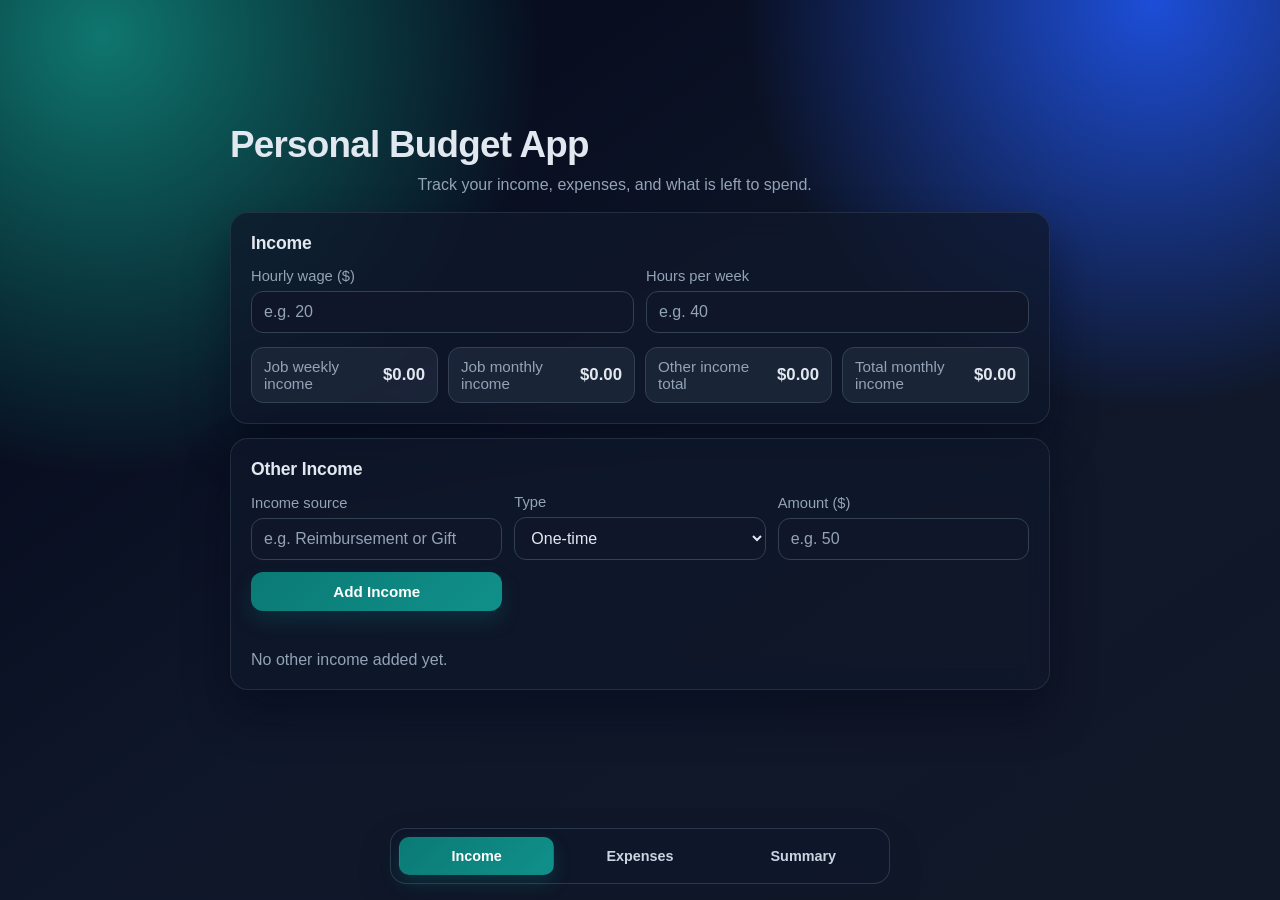
<file: index.html>
<!DOCTYPE html>
<html lang="en">
  <head>
    <meta charset="UTF-8" />
    <meta name="viewport" content="width=device-width, initial-scale=1.0, viewport-fit=cover" />
    <meta name="color-scheme" content="dark" />
    <meta name="theme-color" media="(prefers-color-scheme: dark)" content="#0f172a" />
    <meta name="theme-color" media="(prefers-color-scheme: light)" content="#0f172a" />
    <meta name="apple-mobile-web-app-capable" content="yes" />
    <meta name="apple-mobile-web-app-status-bar-style" content="black-translucent" />
    <meta name="apple-mobile-web-app-title" content="Budget" />
    <title>Personal Budget App</title>
    <link rel="manifest" href="manifest.json" />
    <link rel="icon" href="icon.svg" type="image/svg+xml" />
    <link rel="apple-touch-icon" href="icon.svg" />
    <link rel="stylesheet" href="styles.css?v=20260419a" />
  </head>
  <body data-theme="dark">
    <main class="app">
      <header class="app-header">
        <div class="header-top">
          <h1>Personal Budget App</h1>
        </div>
        <p class="subtitle">Track your income, expenses, and what is left to spend.</p>
      </header>

      <div class="view-stack">
        <section class="view is-active" data-page="income" aria-labelledby="income-heading">
          <section class="card">
            <h2 id="income-heading">Income</h2>
            <div class="input-grid">
              <label class="field">
                <span>Hourly wage ($)</span>
                <input id="hourlyWage" type="number" min="0" step="0.01" inputmode="decimal" placeholder="e.g. 20" />
              </label>
              <label class="field">
                <span>Hours per week</span>
                <input id="hoursPerWeek" type="number" min="0" step="0.1" inputmode="decimal" placeholder="e.g. 40" />
              </label>
            </div>
            <div class="income-metrics">
              <p class="metric">
                <span>Job weekly income</span>
                <strong id="weeklyIncome">$0.00</strong>
              </p>
              <p class="metric">
                <span>Job monthly income</span>
                <strong id="monthlyIncome">$0.00</strong>
              </p>
              <p class="metric">
                <span>Other income total</span>
                <strong id="otherIncomeTotal">$0.00</strong>
              </p>
              <p class="metric">
                <span>Total monthly income</span>
                <strong id="totalMonthlyIncome">$0.00</strong>
              </p>
            </div>
          </section>

          <section class="card">
            <h2>Other Income</h2>
            <form id="otherIncomeForm" class="input-grid" novalidate>
              <label class="field">
                <span>Income source</span>
                <input id="otherIncomeName" type="text" placeholder="e.g. Reimbursement or Gift" />
              </label>
              <label class="field">
                <span>Type</span>
                <select id="otherIncomeFrequency">
                  <option value="one-time">One-time</option>
                  <option value="recurring">Monthly recurring</option>
                </select>
              </label>
              <label class="field">
                <span>Amount ($)</span>
                <input id="otherIncomeAmount" type="number" min="0" step="0.01" inputmode="decimal" placeholder="e.g. 50" />
              </label>
              <button type="submit" class="primary">Add Income</button>
            </form>
            <p id="otherIncomeError" class="error" aria-live="polite"></p>
            <ul id="otherIncomeList" class="expense-list"></ul>
            <p id="otherIncomeEmpty" class="empty">No other income added yet.</p>
          </section>
        </section>

        <section class="view" data-page="expenses" aria-labelledby="expense-heading">
          <section class="card">
            <h2 id="expense-heading">Add Expense</h2>
            <form id="expenseForm" class="input-grid" novalidate>
              <label class="field">
                <span>Expense name</span>
                <input id="expenseName" type="text" placeholder="e.g. Rent" />
              </label>
              <label class="field">
                <span>Category</span>
                <input
                  id="expenseCategory"
                  type="text"
                  list="categorySuggestions"
                  placeholder="e.g. Housing, Food, Transport"
                />
              </label>
              <label class="field">
                <span>Amount ($)</span>
                <input id="expenseAmount" type="number" min="0" step="0.01" inputmode="decimal" placeholder="e.g. 1200" />
              </label>
              <button type="submit" class="primary">Add Expense</button>
            </form>
            <datalist id="categorySuggestions"></datalist>
            <p id="errorMessage" class="error" aria-live="polite"></p>
          </section>

          <section class="card" aria-labelledby="templates-heading">
            <h2 id="templates-heading">Quick Templates</h2>
            <div class="template-grid" id="expenseTemplates">
              <button class="template-btn" type="button" data-name="Rent" data-category="Housing">Rent</button>
              <button class="template-btn" type="button" data-name="Groceries" data-category="Food">Groceries</button>
              <button class="template-btn" type="button" data-name="Gas" data-category="Transport">Gas</button>
              <button class="template-btn" type="button" data-name="Phone Bill" data-category="Utilities">Phone Bill</button>
            </div>
          </section>

          <section class="card" aria-labelledby="list-heading">
            <h2 id="list-heading">Expense List</h2>
            <div class="filter-grid">
              <label class="field">
                <span>Search expenses</span>
                <input id="expenseSearch" type="text" placeholder="Search by name" />
              </label>
              <label class="field">
                <span>Filter by category</span>
                <select id="expenseCategoryFilter">
                  <option value="all">All categories</option>
                </select>
              </label>
            </div>
            <ul id="expenseList" class="expense-list"></ul>
            <p id="emptyState" class="empty">No expenses added yet.</p>
          </section>
        </section>

        <section class="view" data-page="summary" aria-labelledby="summary-heading">
          <section class="card">
            <h2 id="summary-heading">Summary</h2>
            <label class="field">
              <span>Current bank balance ($)</span>
              <input id="bankBalance" type="number" min="0" step="0.01" inputmode="decimal" placeholder="e.g. 1500" />
            </label>
            <label class="field">
              <span>Savings goal ($) <small>(optional)</small></span>
              <input id="savingsGoal" type="number" min="0" step="0.01" inputmode="decimal" placeholder="e.g. 300" />
            </label>
            <div class="summary-hero-grid">
              <p class="summary-hero">
                <span>Estimated end-of-month balance</span>
                <strong id="estimatedBalance">$0.00</strong>
              </p>
              <p class="summary-hero">
                <span>Safe to spend (after savings)</span>
                <strong id="safeToSpend">$0.00</strong>
              </p>
            </div>
            <div class="summary-grid">
              <p class="summary-row"><span>Total spent</span><strong id="totalSpent">$0.00</strong></p>
              <p class="summary-row"><span>Remaining money</span><strong id="remainingMoney">$0.00</strong></p>
            </div>
          </section>

          <section class="card" aria-labelledby="chart-heading">
            <h2 id="chart-heading">Spending by Category</h2>
            <div class="chart-wrap">
              <canvas id="expenseChart" width="240" height="240" aria-label="Expense category pie chart"></canvas>
              <p id="chartEmpty" class="empty">Add categorized expenses to see your chart.</p>
              <ul id="chartLegend" class="chart-legend"></ul>
            </div>
          </section>

          <section class="card" aria-labelledby="history-heading">
            <h2 id="history-heading">Recent Monthly History</h2>
            <label class="field">
              <span>Choose month</span>
              <select id="historyMonthSelect"></select>
            </label>
            <p class="summary-row"><span>Selected month total</span><strong id="historyTotal">$0.00</strong></p>
            <ul id="historyList" class="expense-list"></ul>
            <p id="historyEmpty" class="empty">No expenses found for this month.</p>
          </section>

          <section class="card" aria-labelledby="goals-heading">
            <h2 id="goals-heading">Goals Dashboard</h2>
            <form id="goalForm" class="input-grid" novalidate>
              <label class="field">
                <span>Goal name</span>
                <input id="goalName" type="text" placeholder="e.g. Emergency Fund" />
              </label>
              <label class="field">
                <span>Target amount ($)</span>
                <input id="goalTarget" type="number" min="0" step="0.01" inputmode="decimal" placeholder="e.g. 2000" />
              </label>
              <label class="field">
                <span>Current saved ($)</span>
                <input id="goalCurrent" type="number" min="0" step="0.01" inputmode="decimal" placeholder="e.g. 400" />
              </label>
              <button type="submit" class="primary">Add Goal</button>
            </form>
            <p id="goalError" class="error" aria-live="polite"></p>
            <ul id="goalList" class="goal-list"></ul>
            <p id="goalEmpty" class="empty">No goals added yet.</p>
          </section>
        </section>
      </div>
    </main>

    <div id="editExpenseModal" class="modal-overlay" aria-hidden="true" hidden>
      <div class="modal-card" role="dialog" aria-modal="true" aria-labelledby="editExpenseTitle">
        <h2 id="editExpenseTitle">Edit Expense</h2>
        <form id="editExpenseForm" class="input-grid" novalidate>
          <label class="field">
            <span>Expense name</span>
            <input id="editExpenseName" type="text" />
          </label>
          <label class="field">
            <span>Category</span>
            <input id="editExpenseCategory" type="text" />
          </label>
          <label class="field">
            <span>Amount ($)</span>
            <input id="editExpenseAmount" type="number" min="0" step="0.01" inputmode="decimal" />
          </label>
          <div class="modal-actions">
            <button type="button" id="cancelEditExpense">Cancel</button>
            <button type="submit" class="primary">Save Changes</button>
          </div>
        </form>
        <p id="editExpenseError" class="error" aria-live="polite"></p>
      </div>
    </div>

    <nav class="bottom-nav" aria-label="Main navigation">
      <button class="tab-btn is-active" type="button" data-tab="income" aria-current="page">Income</button>
      <button class="tab-btn" type="button" data-tab="expenses">Expenses</button>
      <button class="tab-btn" type="button" data-tab="summary">Summary</button>
    </nav>

    <script src="script.js?v=20260419a"></script>
  </body>
</html>
</file>
<file: styles.css>
:root {
  color-scheme: dark;
  --text: #0f172a;
  --muted: #475569;
  --card-bg: rgba(255, 255, 255, 0.8);
  --card-border: rgba(255, 255, 255, 0.62);
  --line: #e2e8f0;
  --primary: #0b7a75;
  --primary-hover: #085f5b;
  --danger: #be123c;
  --danger-soft: #ffe4e6;
  --shadow: 0 22px 45px rgba(15, 23, 42, 0.12);
  --bg-grad-a: #c7f9e5;
  --bg-grad-b: #cfe8ff;
  --bg-main-a: #f4f7ff;
  --bg-main-b: #eef7f5;
  --bg-main-c: #f9fafc;
  --surface: rgba(255, 255, 255, 0.82);
  --surface-soft: rgba(255, 255, 255, 0.75);
  --surface-strong: rgba(255, 255, 255, 0.9);
  --subtitle: #64748b;
  --row-text: #334155;
  --nav-bg: rgba(255, 255, 255, 0.86);
  --nav-border: rgba(255, 255, 255, 0.7);
  --tab-text: #334155;
}

body[data-theme="dark"] {
  --text: #e2e8f0;
  --muted: #94a3b8;
  --card-bg: rgba(15, 23, 42, 0.74);
  --card-border: rgba(51, 65, 85, 0.55);
  --line: #334155;
  --danger: #fb7185;
  --danger-soft: rgba(190, 24, 93, 0.24);
  --shadow: 0 24px 45px rgba(2, 6, 23, 0.45);
  --bg-grad-a: #0f766e;
  --bg-grad-b: #1d4ed8;
  --bg-main-a: #020617;
  --bg-main-b: #0f172a;
  --bg-main-c: #111827;
  --surface: rgba(15, 23, 42, 0.82);
  --surface-soft: rgba(30, 41, 59, 0.8);
  --surface-strong: rgba(15, 23, 42, 0.95);
  --subtitle: #94a3b8;
  --row-text: #cbd5e1;
  --nav-bg: rgba(15, 23, 42, 0.9);
  --nav-border: rgba(51, 65, 85, 0.8);
  --tab-text: #cbd5e1;
}

* {
  box-sizing: border-box;
}

html {
  background-color: #020617;
  background:
    radial-gradient(circle at 8% 4%, #0f766e 0%, transparent 30%),
    radial-gradient(circle at 90% 0%, #1d4ed8 0%, transparent 28%),
    linear-gradient(145deg, #020617 0%, #0f172a 52%, #111827 100%);
}

body[data-theme="dark"],
html,
body {
  background-color: #020617;
}

body {
  margin: 0;
  min-height: 100svh;
  padding:
    calc(26px + env(safe-area-inset-top))
    26px
    calc(26px + env(safe-area-inset-bottom))
    26px;
  color: var(--text);
  font-family: "Avenir Next", "Segoe UI", "Helvetica Neue", Helvetica, Arial, sans-serif;
  background:
    radial-gradient(circle at 8% 4%, var(--bg-grad-a) 0%, transparent 30%),
    radial-gradient(circle at 90% 0%, var(--bg-grad-b) 0%, transparent 28%),
    linear-gradient(145deg, var(--bg-main-a) 0%, var(--bg-main-b) 52%, var(--bg-main-c) 100%);
  display: grid;
  place-items: center;
}

.app {
  width: min(820px, 100%);
  padding-bottom: calc(92px + env(safe-area-inset-bottom));
}

.app-header {
  text-align: left;
  padding: 6px 0 2px;
}

.header-top {
  display: flex;
  justify-content: flex-start;
  gap: 12px;
  align-items: center;
}

h1 {
  margin: 0;
  font-size: clamp(1.8rem, 3vw, 2.3rem);
  letter-spacing: -0.02em;
}

.subtitle {
  margin: 10px auto 16px;
  max-width: 50ch;
  color: var(--subtitle);
  font-size: 1rem;
}

.view-stack {
  position: relative;
}

.view {
  display: none;
  gap: 14px;
}

.view.is-active {
  display: grid;
  animation: fade-slide-in 0.25s ease;
}

@keyframes fade-slide-in {
  from {
    opacity: 0;
    transform: translateY(10px);
  }
  to {
    opacity: 1;
    transform: translateY(0);
  }
}

.card {
  background: var(--card-bg);
  border: 1px solid var(--card-border);
  border-radius: 18px;
  box-shadow: var(--shadow);
  backdrop-filter: blur(12px);
  -webkit-backdrop-filter: blur(12px);
  padding: 20px;
}

.card h2 {
  margin: 0 0 14px;
  font-size: 1.1rem;
  letter-spacing: -0.01em;
}

.input-grid {
  display: grid;
  grid-template-columns: repeat(auto-fit, minmax(190px, 1fr));
  gap: 12px;
  align-items: end;
}

.field {
  display: grid;
  gap: 7px;
  font-size: 0.92rem;
  color: var(--muted);
}

.field small {
  color: #64748b;
}

input {
  width: 100%;
  border: 1px solid var(--line);
  border-radius: 12px;
  padding: 11px 12px;
  background: var(--surface-strong);
  color: var(--text);
  font-size: 1rem;
  transition: border-color 0.18s ease, box-shadow 0.18s ease, transform 0.18s ease;
}

select {
  width: 100%;
  border: 1px solid var(--line);
  border-radius: 12px;
  padding: 11px 12px;
  background: var(--surface-strong);
  color: var(--text);
  font-size: 1rem;
  transition: border-color 0.18s ease, box-shadow 0.18s ease, transform 0.18s ease;
}

input::placeholder {
  color: var(--subtitle);
}

input:focus {
  outline: none;
  border-color: var(--primary);
  box-shadow: 0 0 0 4px rgba(11, 122, 117, 0.12);
  transform: translateY(-1px);
}

select:focus {
  outline: none;
  border-color: var(--primary);
  box-shadow: 0 0 0 4px rgba(11, 122, 117, 0.12);
  transform: translateY(-1px);
}

button {
  border: none;
  border-radius: 12px;
  cursor: pointer;
  font-size: 0.95rem;
  font-weight: 600;
  padding: 11px 14px;
  transition: transform 0.16s ease, box-shadow 0.16s ease, filter 0.16s ease;
}

button:hover {
  transform: translateY(-1px);
}

button:active {
  transform: translateY(0);
}

button.primary {
  background: linear-gradient(135deg, #0b7a75 0%, #10908a 100%);
  color: #ffffff;
  box-shadow: 0 10px 20px rgba(11, 122, 117, 0.22);
}

button.primary:hover {
  filter: brightness(0.98);
}

.income-metrics {
  margin-top: 14px;
  display: grid;
  grid-template-columns: repeat(auto-fit, minmax(180px, 1fr));
  gap: 10px;
}

.metric {
  margin: 0;
  padding: 10px 12px;
  border-radius: 12px;
  background: var(--surface-soft);
  border: 1px solid var(--line);
  display: flex;
  justify-content: space-between;
  align-items: center;
  gap: 12px;
  font-size: 0.95rem;
  color: var(--muted);
}

.metric strong {
  color: var(--text);
  font-size: 1.05rem;
}

.error {
  margin: 10px 0 0;
  min-height: 1.2rem;
  color: var(--danger);
  font-size: 0.92rem;
}

.expense-list {
  margin: 0;
  padding: 0;
  list-style: none;
  display: grid;
  gap: 9px;
}

.expense-item {
  display: flex;
  align-items: center;
  justify-content: space-between;
  gap: 14px;
  border: 1px solid var(--line);
  border-radius: 12px;
  padding: 11px 12px;
  background: var(--surface);
}

.expense-info {
  display: flex;
  gap: 10px;
  flex-wrap: wrap;
  align-items: center;
  color: var(--row-text);
}

.expense-text {
  display: grid;
  gap: 4px;
}

.expense-name {
  font-weight: 600;
}

.expense-category {
  display: inline-block;
  width: fit-content;
  font-size: 0.78rem;
  border: 1px solid var(--line);
  border-radius: 999px;
  padding: 3px 8px;
  color: var(--muted);
  background: var(--surface-soft);
}

.expense-amount {
  font-weight: 700;
  color: var(--text);
}

.delete-btn {
  background: var(--danger-soft);
  color: #9f1239;
  font-weight: 600;
}

.delete-btn:hover {
  background: #fecdd3;
}

.edit-btn {
  background: var(--surface-soft);
  color: var(--text);
  border: 1px solid var(--line);
}

.expense-actions {
  display: inline-flex;
  gap: 8px;
}

.empty {
  margin: 10px 0 0;
  color: var(--subtitle);
}

.summary-grid {
  margin-top: 12px;
  display: grid;
  gap: 8px;
}

.summary-hero-grid {
  margin-top: 12px;
  display: grid;
  grid-template-columns: repeat(auto-fit, minmax(220px, 1fr));
  gap: 10px;
}

.summary-hero {
  margin: 0;
  padding: 14px 14px;
  border-radius: 14px;
  background: linear-gradient(135deg, rgba(16, 185, 129, 0.2) 0%, rgba(37, 99, 235, 0.2) 100%);
  border: 1px solid rgba(16, 185, 129, 0.45);
  box-shadow: 0 12px 28px rgba(2, 6, 23, 0.28), 0 0 0 1px rgba(16, 185, 129, 0.2) inset;
  display: grid;
  gap: 8px;
  color: #c7d2fe;
}

.summary-hero span {
  color: inherit;
  font-size: 0.9rem;
  letter-spacing: 0.01em;
}

.summary-hero strong {
  color: #ffffff;
  font-size: clamp(1.65rem, 3.2vw, 2.2rem);
  line-height: 1;
  font-weight: 800;
}

.summary-row {
  margin: 0;
  border: 1px solid var(--line);
  border-radius: 12px;
  padding: 10px 12px;
  background: var(--surface);
  display: flex;
  justify-content: space-between;
  align-items: center;
  gap: 10px;
  color: var(--row-text);
}

.summary-row strong {
  color: var(--text);
  font-size: 1.02rem;
}

.template-grid {
  display: grid;
  grid-template-columns: repeat(auto-fit, minmax(120px, 1fr));
  gap: 10px;
}

.template-btn {
  border: 1px solid var(--line);
  background: var(--surface);
  color: var(--text);
  padding: 10px 8px;
}

.filter-grid {
  display: grid;
  grid-template-columns: repeat(auto-fit, minmax(180px, 1fr));
  gap: 12px;
  margin-bottom: 12px;
}

.goal-list {
  margin: 0;
  padding: 0;
  list-style: none;
  display: grid;
  gap: 10px;
}

.goal-item {
  border: 1px solid var(--line);
  border-radius: 12px;
  padding: 10px 12px;
  background: var(--surface);
  display: grid;
  gap: 8px;
}

.goal-top {
  display: flex;
  justify-content: space-between;
  align-items: center;
  gap: 10px;
}

.goal-name {
  font-weight: 700;
  color: var(--text);
}

.goal-progress {
  width: 100%;
  height: 10px;
  border-radius: 999px;
  background: var(--surface-soft);
  overflow: hidden;
}

.goal-progress-fill {
  height: 100%;
  background: linear-gradient(135deg, #0b7a75 0%, #10908a 100%);
}

.goal-meta {
  color: var(--muted);
  font-size: 0.9rem;
}

.goal-actions {
  display: flex;
  gap: 8px;
  align-items: center;
}

.goal-add-input {
  max-width: 150px;
}

.chart-wrap {
  display: grid;
  justify-items: center;
  gap: 14px;
}

#expenseChart {
  max-width: 240px;
  width: min(100%, 240px);
  height: auto;
}

.chart-legend {
  width: min(100%, 420px);
  list-style: none;
  margin: 0;
  padding: 0;
  display: grid;
  gap: 8px;
}

.chart-legend-item {
  border: 1px solid var(--line);
  border-radius: 10px;
  padding: 8px 10px;
  background: var(--surface);
  display: flex;
  align-items: center;
  justify-content: space-between;
  gap: 10px;
  color: var(--row-text);
}

.legend-left {
  display: inline-flex;
  align-items: center;
  gap: 8px;
}

.legend-color {
  width: 10px;
  height: 10px;
  border-radius: 999px;
  display: inline-block;
}

.bottom-nav {
  position: fixed;
  left: 50%;
  bottom: calc(16px + env(safe-area-inset-bottom));
  transform: translateX(-50%);
  width: min(500px, calc(100% - 22px));
  display: grid;
  grid-template-columns: repeat(3, 1fr);
  gap: 8px;
  padding: 8px;
  border-radius: 16px;
  background: var(--nav-bg);
  border: 1px solid var(--nav-border);
  box-shadow: 0 14px 34px rgba(15, 23, 42, 0.2);
  backdrop-filter: blur(12px);
  -webkit-backdrop-filter: blur(12px);
  z-index: 30;
}

.tab-btn {
  border-radius: 10px;
  background: transparent;
  color: var(--tab-text);
  font-size: 0.9rem;
  padding: 10px 8px;
  border: 1px solid transparent;
}

.tab-btn.is-active {
  background: linear-gradient(135deg, #0b7a75 0%, #10908a 100%);
  color: #ffffff;
  box-shadow: 0 8px 18px rgba(11, 122, 117, 0.28);
}

.modal-overlay {
  position: fixed;
  inset: 0;
  background: rgba(2, 6, 23, 0.55);
  display: none;
  align-items: center;
  justify-content: center;
  padding: 14px;
  z-index: 50;
}

.modal-overlay[hidden] {
  display: none !important;
}

.modal-overlay.open {
  display: flex;
}

.modal-card {
  width: min(520px, 100%);
  background: var(--card-bg);
  border: 1px solid var(--card-border);
  border-radius: 16px;
  box-shadow: var(--shadow);
  padding: 16px;
}

.modal-card h2 {
  margin: 0 0 12px;
}

.modal-actions {
  display: flex;
  justify-content: flex-end;
  gap: 8px;
}

@media (max-width: 640px) {
  body {
    padding:
      calc(12px + env(safe-area-inset-top))
      12px
      calc(12px + env(safe-area-inset-bottom))
      12px;
  }

  .app {
    padding-bottom: 98px;
  }

  .card {
    padding: 15px;
    border-radius: 15px;
  }

  h1 {
    font-size: 1.65rem;
  }

  .app-header {
    text-align: center;
  }

  .header-top {
    justify-content: center;
    flex-wrap: wrap;
  }
}
</file>
